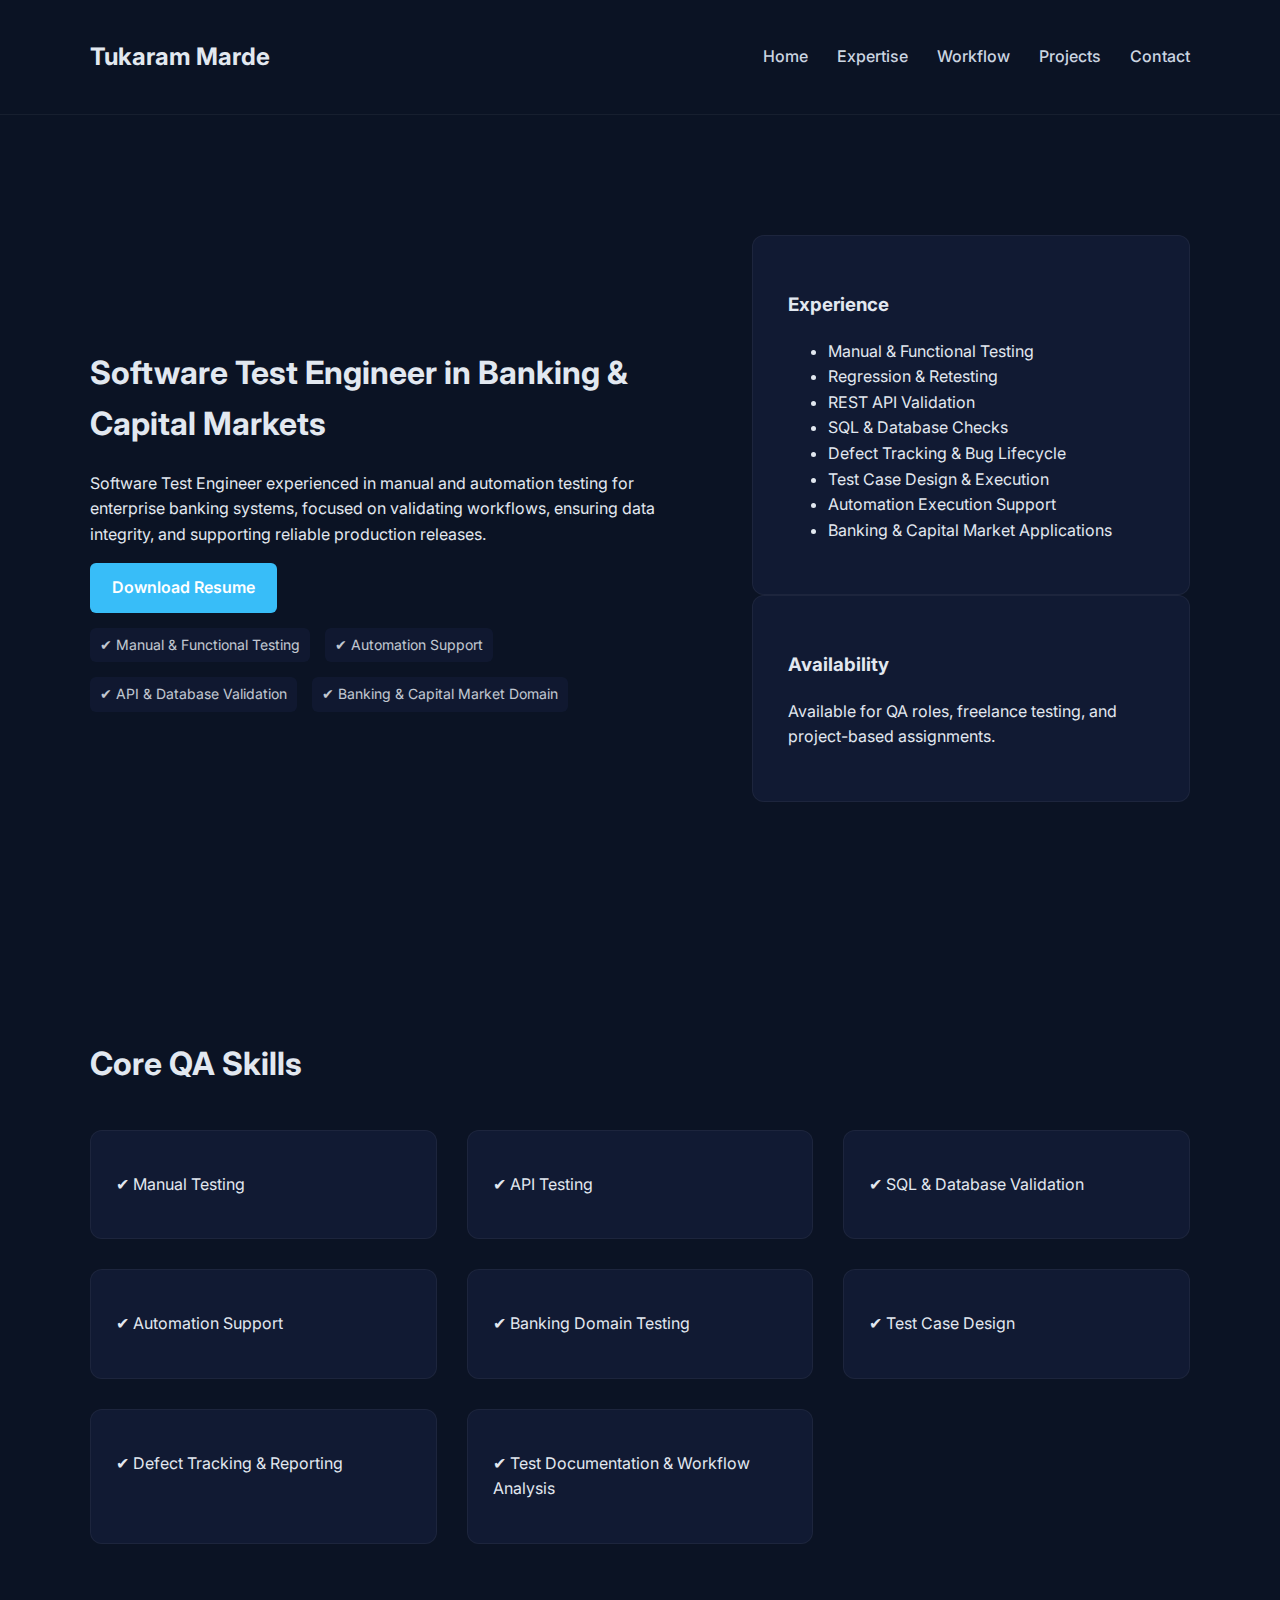
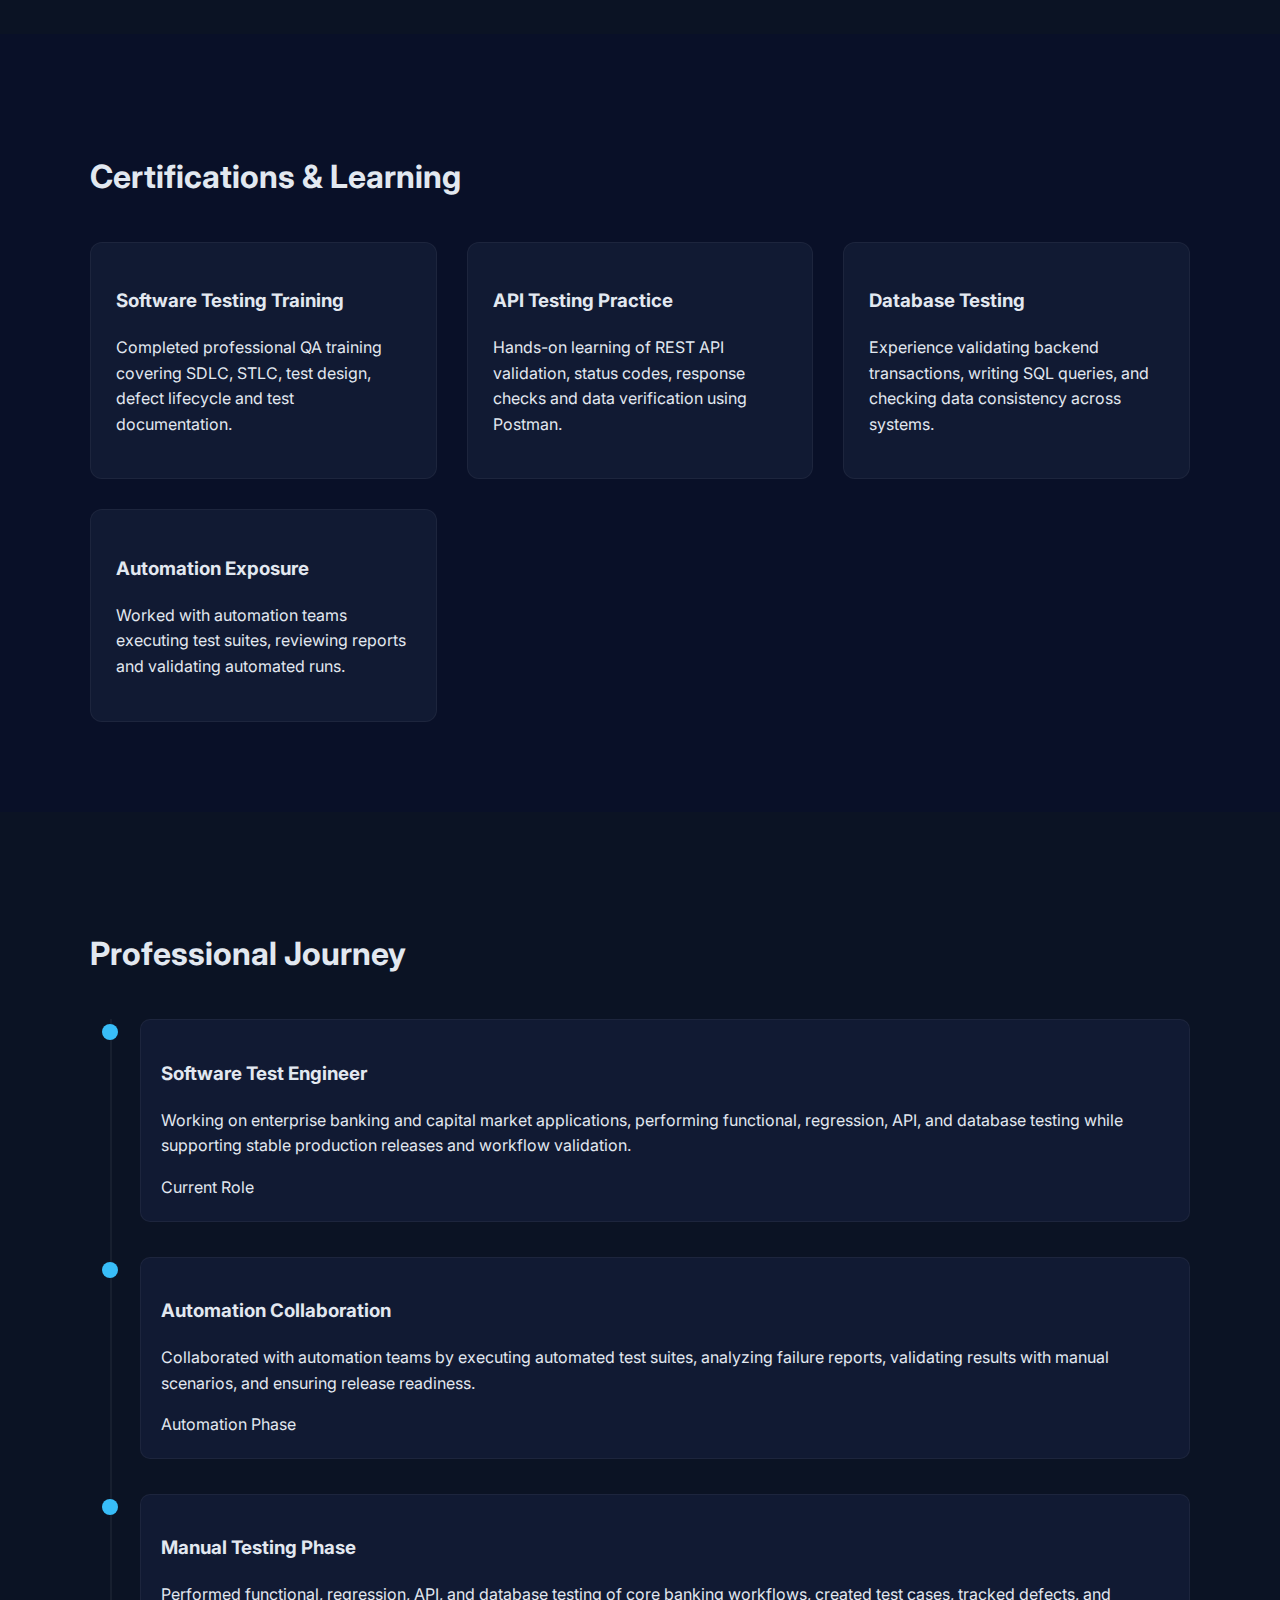
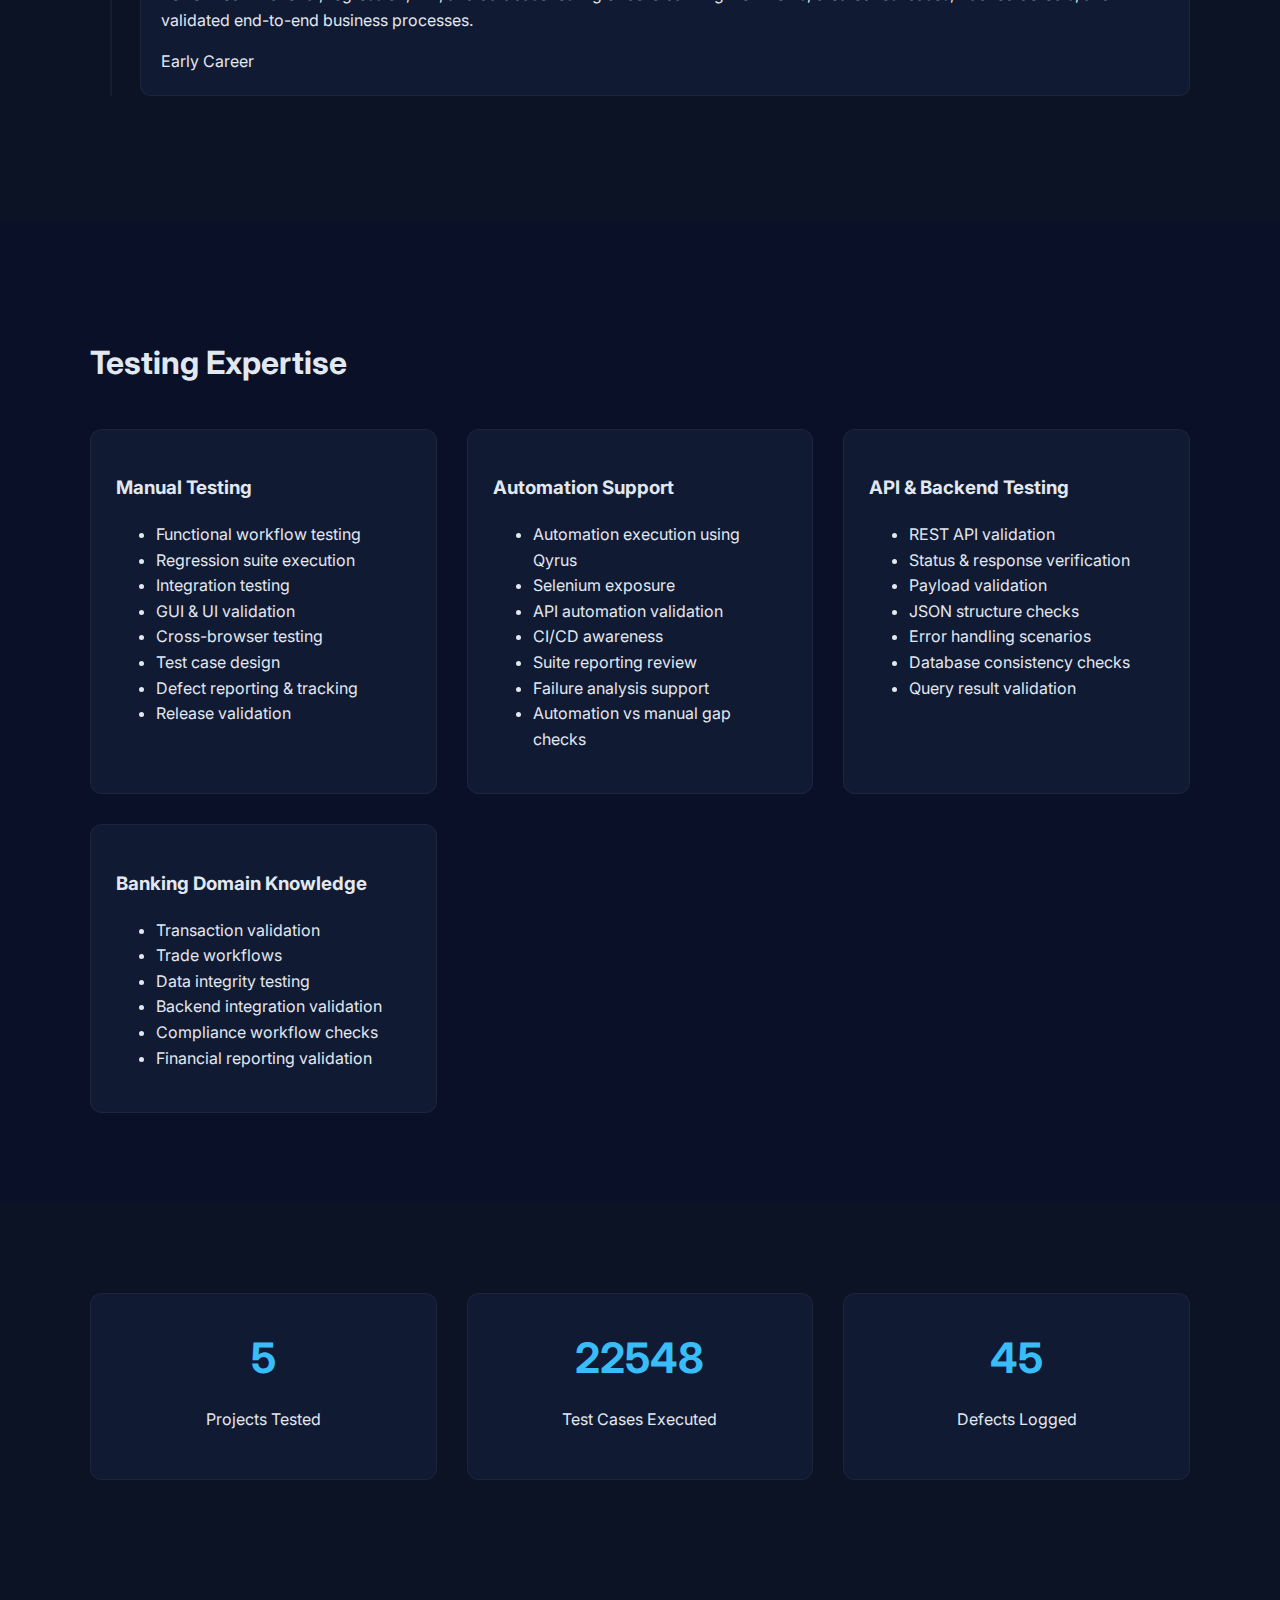
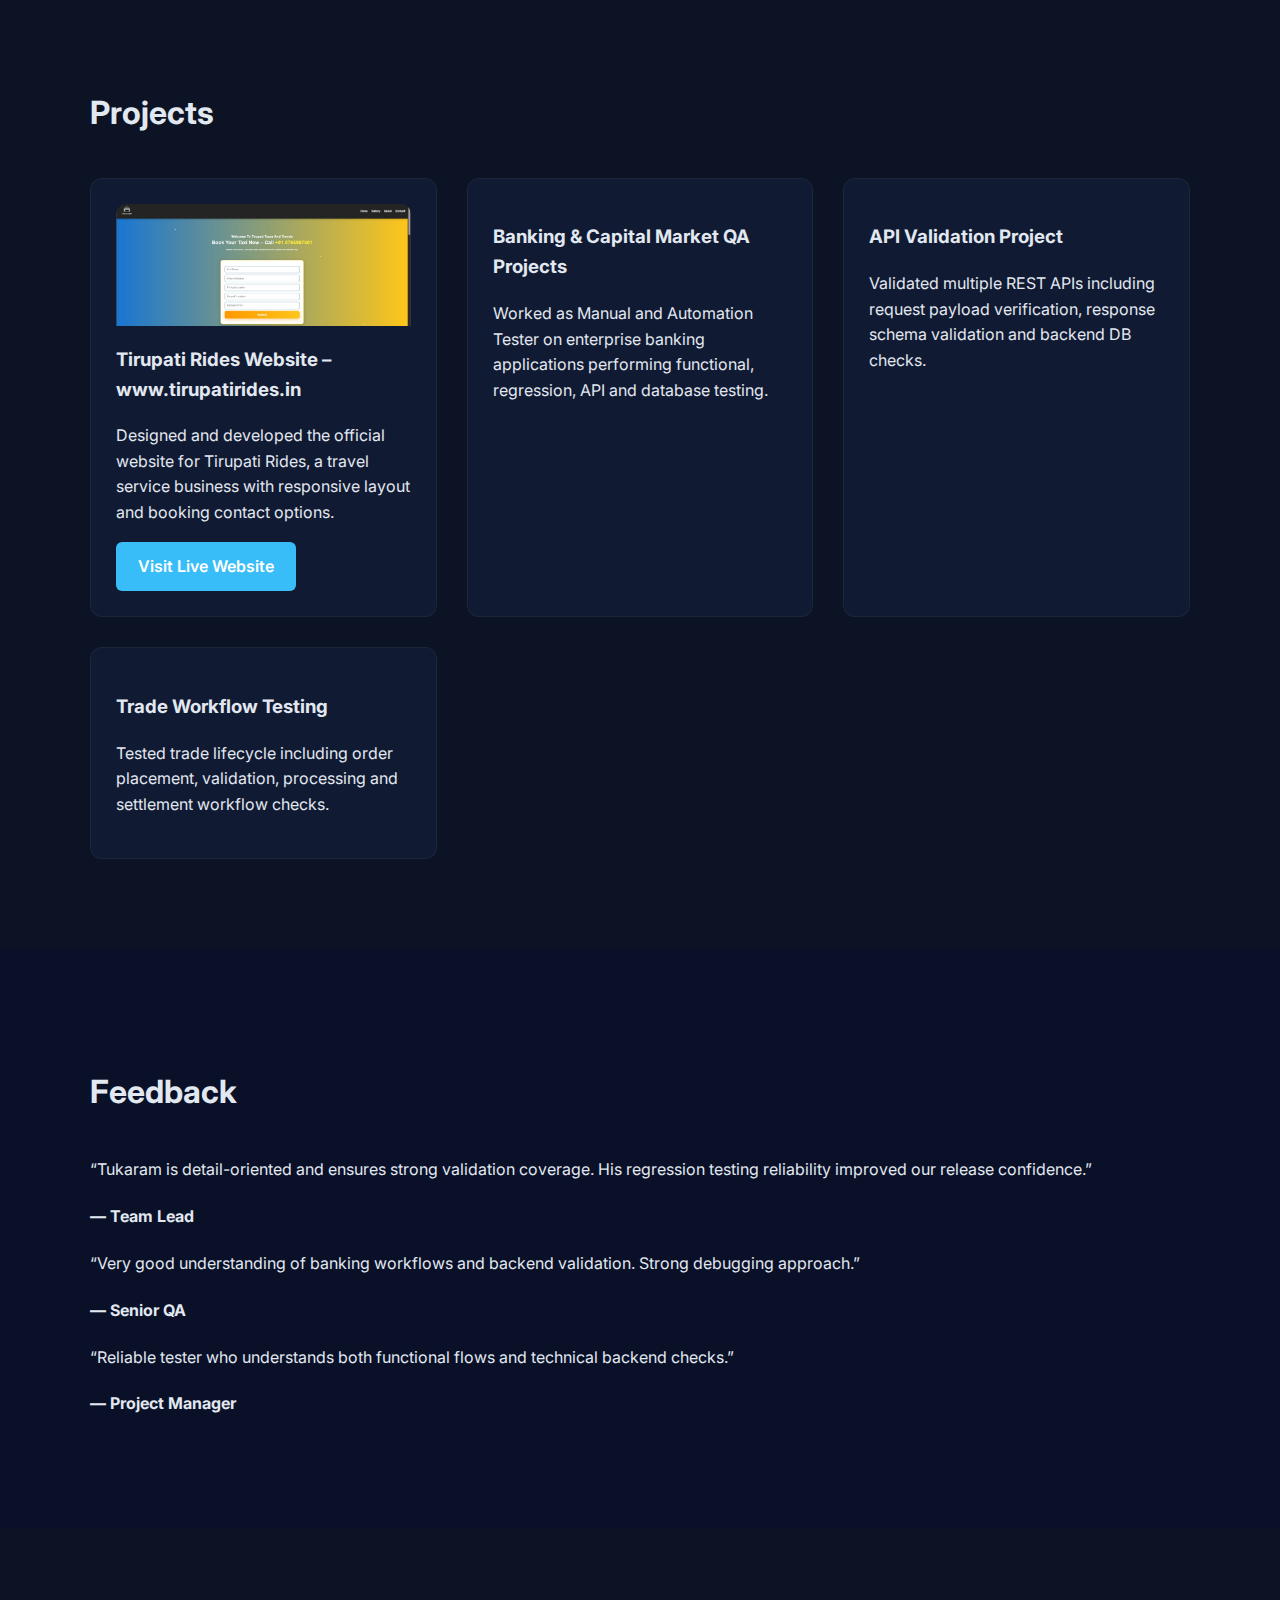
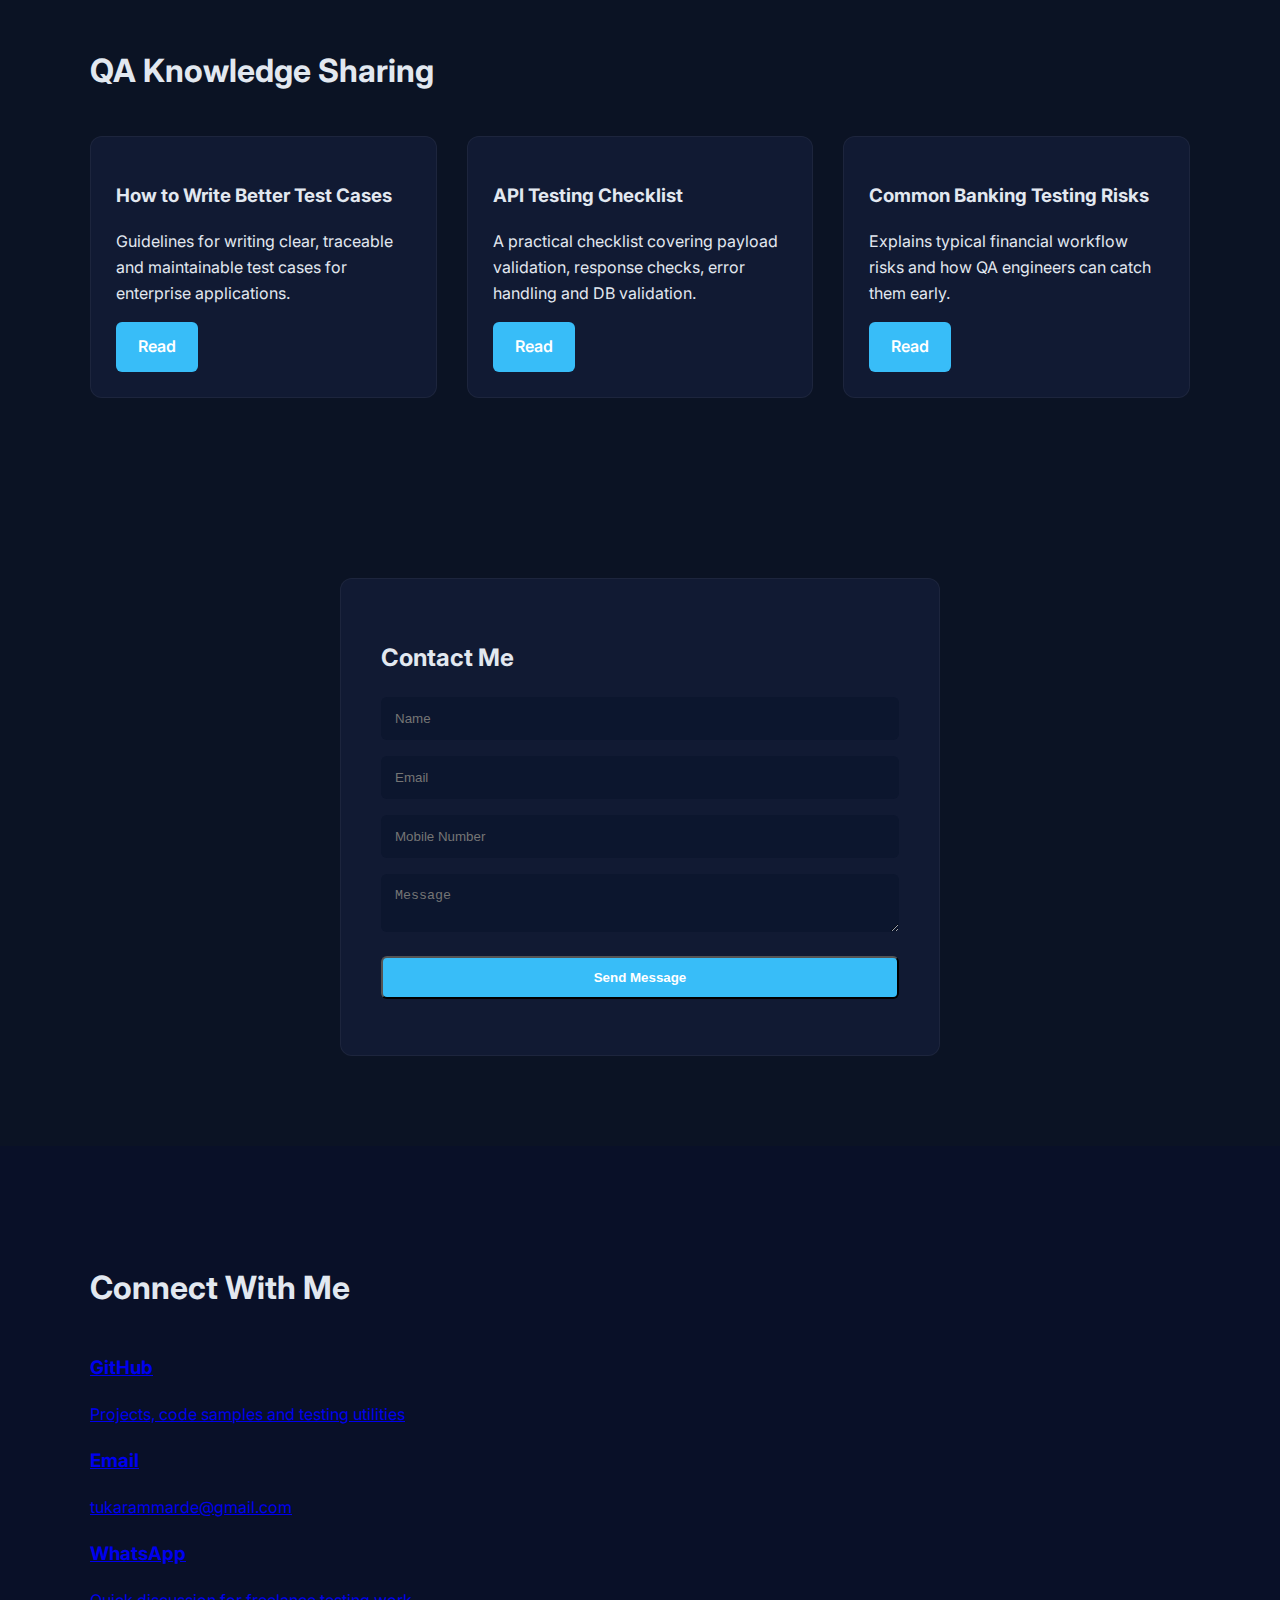
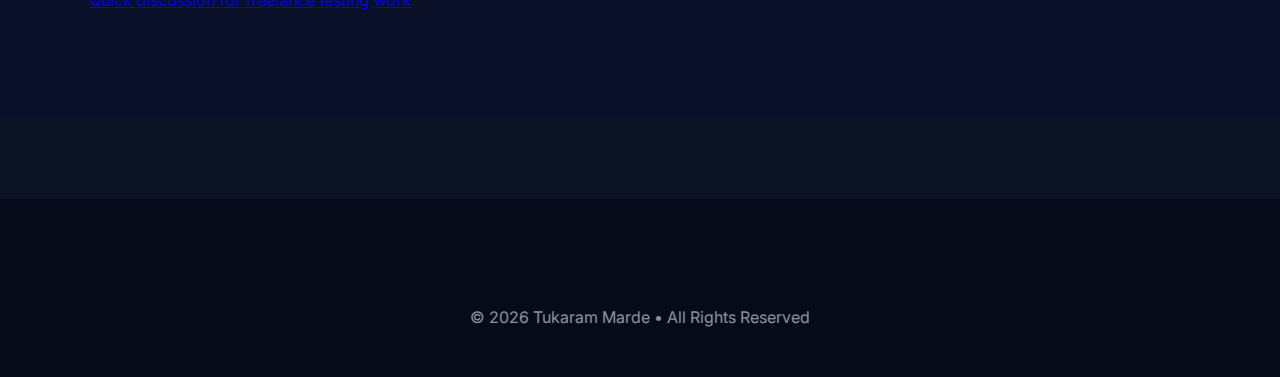
<file: index.html>
<!DOCTYPE html>
<html lang="en">
<head>

<meta charset="UTF-8">
<meta name="viewport" content="width=device-width, initial-scale=1.0">

<title>Tukaram Marde | Software Test Engineer</title>

<meta name="description" content="Software Test Engineer experienced in manual testing, automation support, banking applications, API testing and database validation.">
<meta name="keywords" content="Software Tester, QA Engineer, Banking QA, API Testing, SQL Testing, Manual Testing, Automation Support">
<meta name="author" content="Tukaram Marde">

<link rel="stylesheet" href="style.css">

<link href="https://fonts.googleapis.com/css2?family=Inter:wght@300;400;600;700&display=swap" rel="stylesheet">

<!-- SEO Structured Data -->
<script type="application/ld+json">
{
"@context": "https://schema.org",
"@type": "Person",
"name": "Tukaram Marde",
"jobTitle": "Software Test Engineer",
"sameAs": [
"https://www.linkedin.com/",
"https://github.com/"
]
}
</script>

</head>

<body>

<!-- ================= NAVIGATION ================= -->
<header class="nav">
<div class="container nav-inner">

<h2 class="logo">Tukaram Marde</h2>

<nav>
<a href="#home">Home</a>
<a href="#expertise">Expertise</a>
<a href="#workflow">Workflow</a>
<a href="#projects">Projects</a>
<a href="#contact">Contact</a>
</nav>

<!-- <div class="nav-actions">
<button id="darkToggle" aria-label="Toggle Dark Mode">🌙</button>
</div> -->

</div>
</header>

<!-- ================= HERO PROFILE ================= -->
<!-- <div class="hero-card profile-box">
<img src="images/profile.png" alt="Tukaram Marde Profile Photo">
</div> -->
<section id="home" class="hero">
<div class="container hero-grid">

<div class="hero-left">

<h1 id="typingText">
Software Test Engineer in Banking & Capital Markets
</h1>

<p>
Software Test Engineer experienced in manual and automation testing for enterprise banking systems, focused on validating workflows, ensuring data integrity, and supporting reliable production releases.
</p>

<a href="resume.pdf" class="btn">Download Resume</a>

<div class="hero-highlights">
<span>✔ Manual & Functional Testing</span>
<span>✔ Automation Support</span>
<span>✔ API & Database Validation</span>
<span>✔ Banking & Capital Market Domain</span>
</div>

</div>

<div class="hero-right">

<div class="hero-card">
<h3>Experience</h3>

<ul class="exp-list">
<li>Manual & Functional Testing</li>
<li>Regression & Retesting</li>
<li>REST API Validation</li>
<li>SQL & Database Checks</li>
<li>Defect Tracking & Bug Lifecycle</li>
<li>Test Case Design & Execution</li>
<li>Automation Execution Support</li>
<li>Banking & Capital Market Applications</li>
</ul>

</div>

<div class="hero-card">
<h3>Availability</h3>
<p>
Available for QA roles, freelance testing, and project-based assignments.
</p>
</div>

</div>

</div>
</section>


<!-- ================= SKILLS ================= -->
<section id="skills" class="section">
<div class="container">

<h2 class="section-title">Core QA Skills</h2>

<div class="grid">

<div class="card"><p>✔ Manual Testing</p></div>
<div class="card"><p>✔ API Testing</p></div>
<div class="card"><p>✔ SQL & Database Validation</p></div>
<div class="card"><p>✔ Automation Support</p></div>
<div class="card"><p>✔ Banking Domain Testing</p></div>
<div class="card"><p>✔ Test Case Design</p></div>
<div class="card"><p>✔ Defect Tracking & Reporting</p></div>
<div class="card"><p>✔ Test Documentation & Workflow Analysis</p></div>

</div>
</div>
</section>


<!-- ================= CERTIFICATIONS ================= -->
<section id="certifications" class="section alt">
<div class="container">

<h2 class="section-title">Certifications & Learning</h2>

<div class="grid">

<div class="card">
<h3>Software Testing Training</h3>
<p>Completed professional QA training covering SDLC, STLC, test design, defect lifecycle and test documentation.</p>
</div>

<div class="card">
<h3>API Testing Practice</h3>
<p>Hands-on learning of REST API validation, status codes, response checks and data verification using Postman.</p>
</div>

<div class="card">
<h3>Database Testing</h3>
<p>Experience validating backend transactions, writing SQL queries, and checking data consistency across systems.</p>
</div>

<div class="card">
<h3>Automation Exposure</h3>
<p>Worked with automation teams executing test suites, reviewing reports and validating automated runs.</p>
</div>

</div>
</div>
</section>


<!-- ================= EXPERIENCE TIMELINE ================= -->
<!-- ================= EXPERIENCE TIMELINE ================= -->
<section id="timeline" class="section">
<div class="container">

<h2 class="section-title">Professional Journey</h2>

<div class="timeline">

<div class="timeline-item">
<div class="timeline-dot"></div>
<div class="timeline-content">
<h3>Software Test Engineer</h3>
<p>
Working on enterprise banking and capital market applications, performing functional, regression, API, and database testing while supporting stable production releases and workflow validation.
</p>
<span class="time">Current Role</span>
</div>
</div>

<div class="timeline-item">
<div class="timeline-dot"></div>
<div class="timeline-content">
<h3>Automation Collaboration</h3>
<p>
Collaborated with automation teams by executing automated test suites, analyzing failure reports, validating results with manual scenarios, and ensuring release readiness.
</p>
<span class="time">Automation Phase</span>
</div>
</div>

<div class="timeline-item">
<div class="timeline-dot"></div>
<div class="timeline-content">
<h3>Manual Testing Phase</h3>
<p>
Performed functional, regression, API, and database testing of core banking workflows, created test cases, tracked defects, and validated end-to-end business processes.
</p>
<span class="time">Early Career</span>
</div>
</div>

</div>
</div>
</section>

<!-- ================= EXPERTISE (UPGRADED VERSION) ================= -->
<section id="expertise" class="section alt">
<div class="container">
<h2 class="section-title">Testing Expertise</h2>

<div class="grid">

<div class="card">
<h3>Manual Testing</h3>
<ul>
<li>Functional workflow testing</li>
<li>Regression suite execution</li>
<li>Integration testing</li>
<li>GUI & UI validation</li>
<li>Cross-browser testing</li>
<li>Test case design</li>
<li>Defect reporting & tracking</li>
<li>Release validation</li>
</ul>
</div>

<div class="card">
<h3>Automation Support</h3>
<ul>
<li>Automation execution using Qyrus</li>
<li>Selenium exposure</li>
<li>API automation validation</li>
<li>CI/CD awareness</li>
<li>Suite reporting review</li>
<li>Failure analysis support</li>
<li>Automation vs manual gap checks</li>
</ul>
</div>

<div class="card">
<h3>API & Backend Testing</h3>
<ul>
<li>REST API validation</li>
<li>Status & response verification</li>
<li>Payload validation</li>
<li>JSON structure checks</li>
<li>Error handling scenarios</li>
<li>Database consistency checks</li>
<li>Query result validation</li>
</ul>
</div>

<div class="card">
<h3>Banking Domain Knowledge</h3>
<ul>
<li>Transaction validation</li>
<li>Trade workflows</li>
<li>Data integrity testing</li>
<li>Backend integration validation</li>
<li>Compliance workflow checks</li>
<li>Financial reporting validation</li>
</ul>
</div>

</div>
</div>
</section>
<!-- ================= STATS COUNTER ================= -->
<section class="section stats">
<div class="container stats-grid">

<div class="stat-box">
<h3 class="counter" data-count="20">5</h3>
<p>Projects Tested</p>
</div>

<div class="stat-box">
<h3 class="counter" data-count="1500">22548</h3>
<p>Test Cases Executed</p>
</div>

<div class="stat-box">
<h3 class="counter" data-count="400">45</h3>
<p>Defects Logged</p>
</div>

</div>
</section>


<!-- ================= PROJECTS (UPGRADED) ================= -->
<section id="projects" class="section">
<div class="container">

<h2 class="section-title">Projects</h2>

<!-- Filter Buttons
<div class="project-filters">
<button data-filter="all" class="active">All</button>
<button data-filter="web">Web</button>
<button data-filter="qa">QA</button>
<button data-filter="banking">Banking</button>
</div> -->

<div class="grid project-grid">

<!-- Project 1 -->
<div class="card project-card" data-category="web">
<img src="images/tirupati-site.jpg" alt="Tirupati Rides Website Screenshot">

<h3>Tirupati Rides Website – www.tirupatirides.in</h3>

<p>
Designed and developed the official website for Tirupati Rides, a travel service business with responsive layout and booking contact options.
</p>

<a href="https://www.tirupatirides.in" target="_blank" class="btn">
Visit Live Website
</a>
</div>

<!-- Project 2 -->
<div class="card" data-category="banking qa">
<h3>Banking & Capital Market QA Projects</h3>
<p>
Worked as Manual and Automation Tester on enterprise banking applications performing functional, regression, API and database testing.
</p>
</div>

<!-- Project 3 -->
<div class="card" data-category="qa">
<h3>API Validation Project</h3>
<p>
Validated multiple REST APIs including request payload verification, response schema validation and backend DB checks.
</p>
</div>

<!-- Project 4 -->
<div class="card" data-category="qa banking">
<h3>Trade Workflow Testing</h3>
<p>
Tested trade lifecycle including order placement, validation, processing and settlement workflow checks.
</p>
</div>

</div>
</div>
</section>


<!-- ================= TESTIMONIALS ================= -->
<section class="section alt">
<div class="container">

<h2 class="section-title">Feedback</h2>

<div class="testimonial-grid">

<div class="testimonial">
<p>
“Tukaram is detail-oriented and ensures strong validation coverage. His regression testing reliability improved our release confidence.”
</p>
<h4>— Team Lead</h4>
</div>

<div class="testimonial">
<p>
“Very good understanding of banking workflows and backend validation. Strong debugging approach.”
</p>
<h4>— Senior QA</h4>
</div>

<div class="testimonial">
<p>
“Reliable tester who understands both functional flows and technical backend checks.”
</p>
<h4>— Project Manager</h4>
</div>

</div>
</div>
</section>


<!-- ================= BLOG / KNOWLEDGE SHARE ================= -->
<section class="section">
<div class="container">

<h2 class="section-title">QA Knowledge Sharing</h2>

<div class="grid">

<div class="card">
<h3>How to Write Better Test Cases</h3>
<p>Guidelines for writing clear, traceable and maintainable test cases for enterprise applications.</p>
<a href="#" class="btn small">Read</a>
</div>

<div class="card">
<h3>API Testing Checklist</h3>
<p>A practical checklist covering payload validation, response checks, error handling and DB validation.</p>
<a href="#" class="btn small">Read</a>
</div>

<div class="card">
<h3>Common Banking Testing Risks</h3>
<p>Explains typical financial workflow risks and how QA engineers can catch them early.</p>
<a href="#" class="btn small">Read</a>
</div>

</div>
</div>
</section>


<!-- ================= FAQ ================= -->
<!-- <section class="section alt">
<div class="container">

<h2 class="section-title">Frequently Asked Questions</h2>

<div class="faq">

<div class="faq-item">
<button class="faq-question">Do you take freelance QA projects?</button>
<div class="faq-answer">
<p>
Yes, I support freelance testing assignments including web application testing, API validation, regression testing, and release verification.
</p>
</div>
</div>

<div class="faq-item">
<button class="faq-question">Do you collaborate with automation teams?</button>
<div class="faq-answer">
<p>
Yes, I work closely with automation engineers by validating automated runs, analyzing failures, reviewing reports, and ensuring automated results align with functional scenarios.
</p>
</div>
</div>

<div class="faq-item">
<button class="faq-question">Do you perform database testing?</button>
<div class="faq-answer">
<p>
Yes, I validate backend data using SQL queries, verify transaction accuracy, and ensure data integrity across integrated systems.
</p>
</div>
</div>

<div class="faq-item">
<button class="faq-question">What types of applications have you tested?</button>
<div class="faq-answer">
<p>
I have tested enterprise banking and capital market applications, including transaction workflows, backend integrations, APIs, and user-facing systems.
</p>
</div>
</div>

</div>
</div>
</section> -->

<!-- ================= CONTACT (FIXED VERSION) ================= -->
<section id="contact" class="section">
<div class="container contact-center">

<div class="contact-card">
<h2>Contact Me</h2>

<form id="contactForm">

<input type="hidden" name="_template" value="table">
<input type="hidden" name="_captcha" value="false">
<input type="hidden" name="_subject" value="New message from Tukaram Portfolio">
<input type="hidden" name="_autoresponse" value="">

<input type="text" name="Name" placeholder="Name" required aria-label="Your Name">

<input type="email" name="Email" placeholder="Email" required aria-label="Your Email">

<input type="tel" name="Mobile" placeholder="Mobile Number" required aria-label="Your Mobile Number">

<textarea name="Message" placeholder="Message" required aria-label="Your Message"></textarea>

<button type="submit" class="btn full">Send Message</button>

<p id="successMsg" class="success-msg"></p>

</form>

</div>

</div>
</section>


<!-- ================= SOCIAL PANEL ================= -->
<section class="section alt">
<div class="container">

<h2 class="section-title">Connect With Me</h2>

<div class="social-grid">

<a href="#" class="social-card">
<h3>GitHub</h3>
<p>Projects, code samples and testing utilities</p>
</a>

<a href="mailto:tukarammarde@gmail.com" class="social-card">
<h3>Email</h3>
<p>tukarammarde@gmail.com</p>
</a>
<a href="#" class="social-card">
<a href="https://wa.me/917798508224" target="_blank" class="social-card">
<h3>WhatsApp</h3>
<p>Quick discussion for freelance testing work</p>
</a>

</div>

</div>
</section>


<!-- ================= BACK TO TOP BUTTON ================= -->
<button id="backToTop" aria-label="Back to top">
↑
</button>


<!-- ================= MODAL POPUP CONTAINER ================= -->
<div id="modal" class="modal hidden">
<div class="modal-content">

<button id="modalClose" class="modal-close">×</button>

<h3 id="modalTitle">Title</h3>
<p id="modalText">Content goes here</p>

</div>
</div>


<!-- ================= LOADING OVERLAY ================= -->
<div id="loadingOverlay" class="loading hidden">
<div class="spinner"></div>
<p>Processing...</p>
</div>


<!-- ================= NOTIFICATION CONTAINER ================= -->
<div id="notification" class="notification hidden">
<p id="notifyText">Message</p>
</div>


<!-- ================= MEGA FOOTER ================= -->
<footer class="mega-footer">

<div class="container footer-grid">

<div class="footer-bottom">
<p>© 2026 Tukaram Marde • All Rights Reserved</p>
</div>

</footer>
<!-- ================= SECTION REVEAL HOOKS ================= -->
<div id="revealMarkers" hidden>
<span data-reveal="fade-up"></span>
<span data-reveal="fade-left"></span>
<span data-reveal="fade-right"></span>
<span data-reveal="zoom-in"></span>
</div>


<!-- ================= LAZY IMAGE WRAPPER TEMPLATE ================= -->
<template id="lazyImageTemplate">
<div class="lazy-image">
<img loading="lazy" alt="">
</div>
</template>


<!-- ================= SEARCH MODAL ================= -->
<div id="searchModal" class="modal hidden" role="dialog" aria-modal="true">
<div class="modal-content">

<button id="searchClose" class="modal-close">×</button>

<h3>Search Portfolio</h3>

<input type="text" id="searchInput" placeholder="Search sections, skills, projects...">

<div id="searchResults"></div>

</div>
</div>
<!-- ================= SCHEMA MICRODATA BLOCK ================= -->
<section itemscope itemtype="https://schema.org/Person" hidden>

<meta itemprop="name" content="Tukaram Marde">
<meta itemprop="jobTitle" content="Software Test Engineer">
<meta itemprop="worksFor" content="Banking & Capital Market QA">
<meta itemprop="url" content="#">
<meta itemprop="email" content="#">

</section>


<!-- ================= KEYBOARD NAVIGATION HELPERS ================= -->
<div id="keyboardHelper" hidden>
<button data-key="Enter"></button>
<button data-key="Escape"></button>
<button data-key="ArrowUp"></button>
<button data-key="ArrowDown"></button>
</div>


<!-- ================= GLOBAL UI ROOT FOR FUTURE SYSTEMS ================= -->
<div id="uiRoot" hidden>

<div id="toastContainer"></div>
<div id="dynamicModals"></div>
<div id="dynamicTooltips"></div>

</div>


<!-- ================= PERFORMANCE PLACEHOLDER BLOCK ================= -->
<div id="perfHooks" hidden>

<span data-perf="images-loaded"></span>
<span data-perf="fonts-loaded"></span>
<span data-perf="page-interactive"></span>

</div>


<!-- ================= FUTURE APP MODULE ROOT ================= -->
<div id="appModules" hidden>

<div id="analyticsModule"></div>
<div id="formModule"></div>
<div id="animationModule"></div>
<div id="themeModule"></div>
<div id="searchModule"></div>

</div>
<!-- LOAD SCRIPT LAST -->
<script src="script.js"></script>

</body>
</html>
</file>
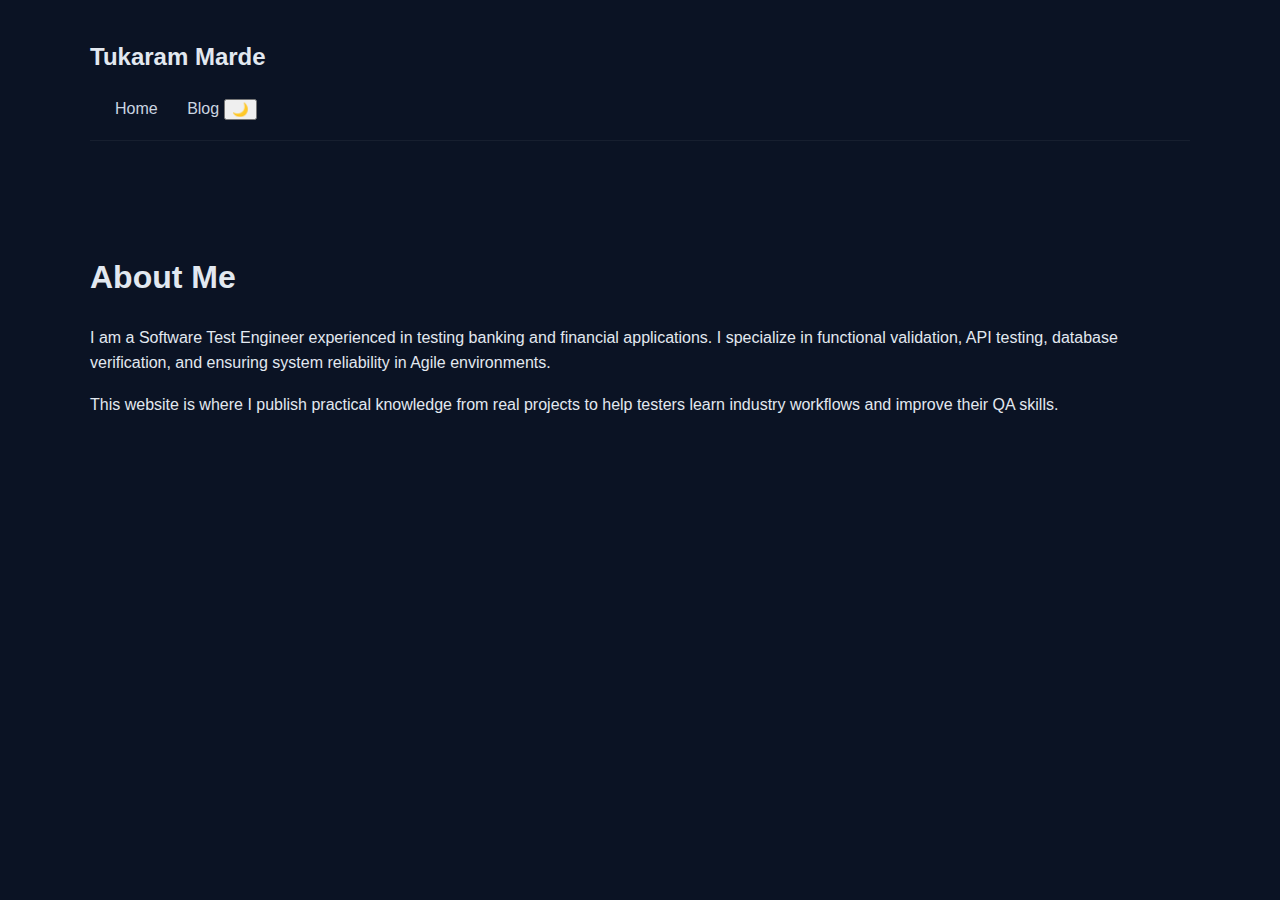
<file: about.html>
<!DOCTYPE html>
<html lang="en">
<head>
<meta charset="UTF-8">
<meta name="viewport" content="width=device-width, initial-scale=1.0">
<title>About | Tukaram Marde</title>
<link rel="stylesheet" href="style.css">
</head>

<body>

<header class="sticky">
  <div class="container nav">
    <h2>Tukaram Marde</h2>
    <nav>
      <a href="index.html">Home</a>
      <a href="blog.html">Blog</a>
      <button id="darkToggle">🌙</button>
    </nav>
  </div>
</header>

<section class="section">
<div class="container">
<h1>About Me</h1>

<p>I am a Software Test Engineer experienced in testing banking and financial applications. I specialize in functional validation, API testing, database verification, and ensuring system reliability in Agile environments.</p>

<p>This website is where I publish practical knowledge from real projects to help testers learn industry workflows and improve their QA skills.</p>

</div>
</section>

<script src="script.js"></script>
</body>
</html>
</file>
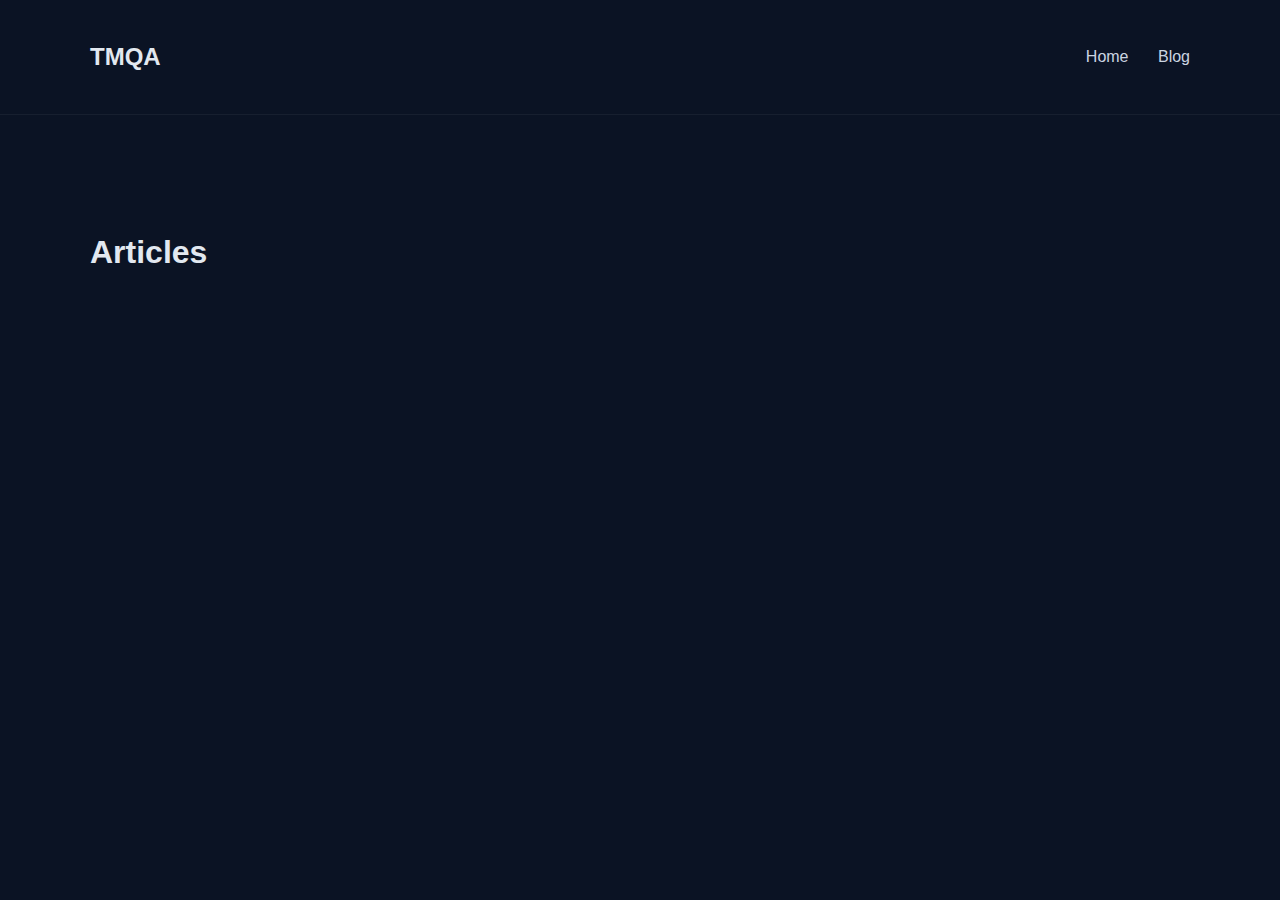
<file: blog.html>
<!DOCTYPE html>
<html lang="en">
<head>
<meta charset="UTF-8">
<meta name="viewport" content="width=device-width, initial-scale=1.0">
<title>Blog | Tukaram Marde</title>
<link rel="stylesheet" href="style.css">
</head>

<body>

<header class="nav">
<div class="container nav-inner">
<h2 class="logo">TM<span>QA</span></h2>
<nav>
<a href="index.html">Home</a>
<a href="blog.html">Blog</a>
</nav>
</div>
</header>

<section class="section">
<div class="container">
<h1>Articles</h1>
<div id="blogPosts" class="grid"></div>
</div>
</section>

<script src="script.js"></script>
</body>
</html>
</file>
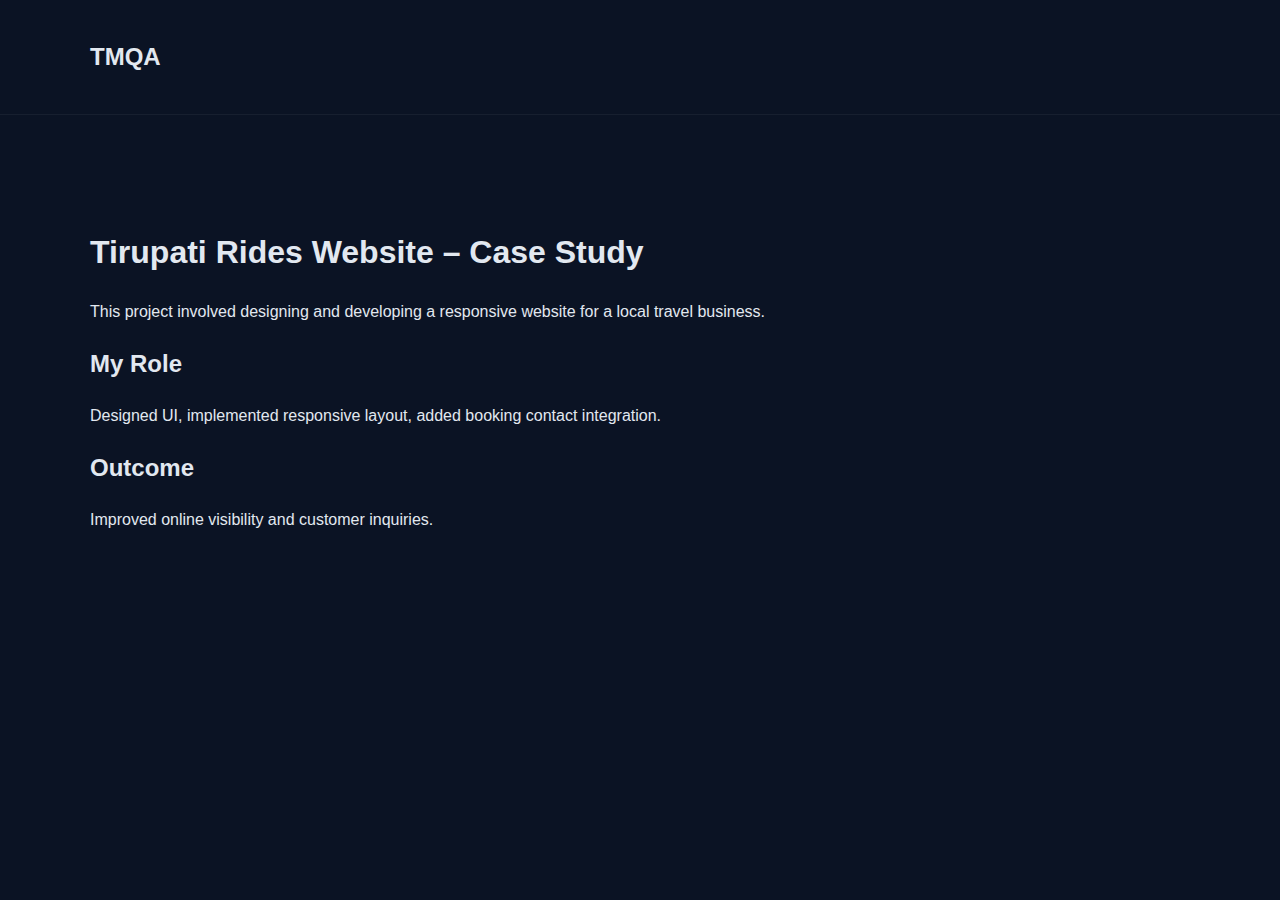
<file: case-study.html>
<!DOCTYPE html>
<html lang="en">
<head>
<meta charset="UTF-8">
<meta name="viewport" content="width=device-width, initial-scale=1.0">
<title>Case Study</title>
<link rel="stylesheet" href="style.css">
</head>

<body>

<header class="nav">
<div class="container nav-inner">
<h2 class="logo">TM<span>QA</span></h2>
</div>
</header>

<section class="section">
<div class="container narrow">

<h1>Tirupati Rides Website – Case Study</h1>

<p>This project involved designing and developing a responsive website for a local travel business.</p>

<h2>My Role</h2>
<p>Designed UI, implemented responsive layout, added booking contact integration.</p>

<h2>Outcome</h2>
<p>Improved online visibility and customer inquiries.</p>

</div>
</section>

</body>
</html>
</file>
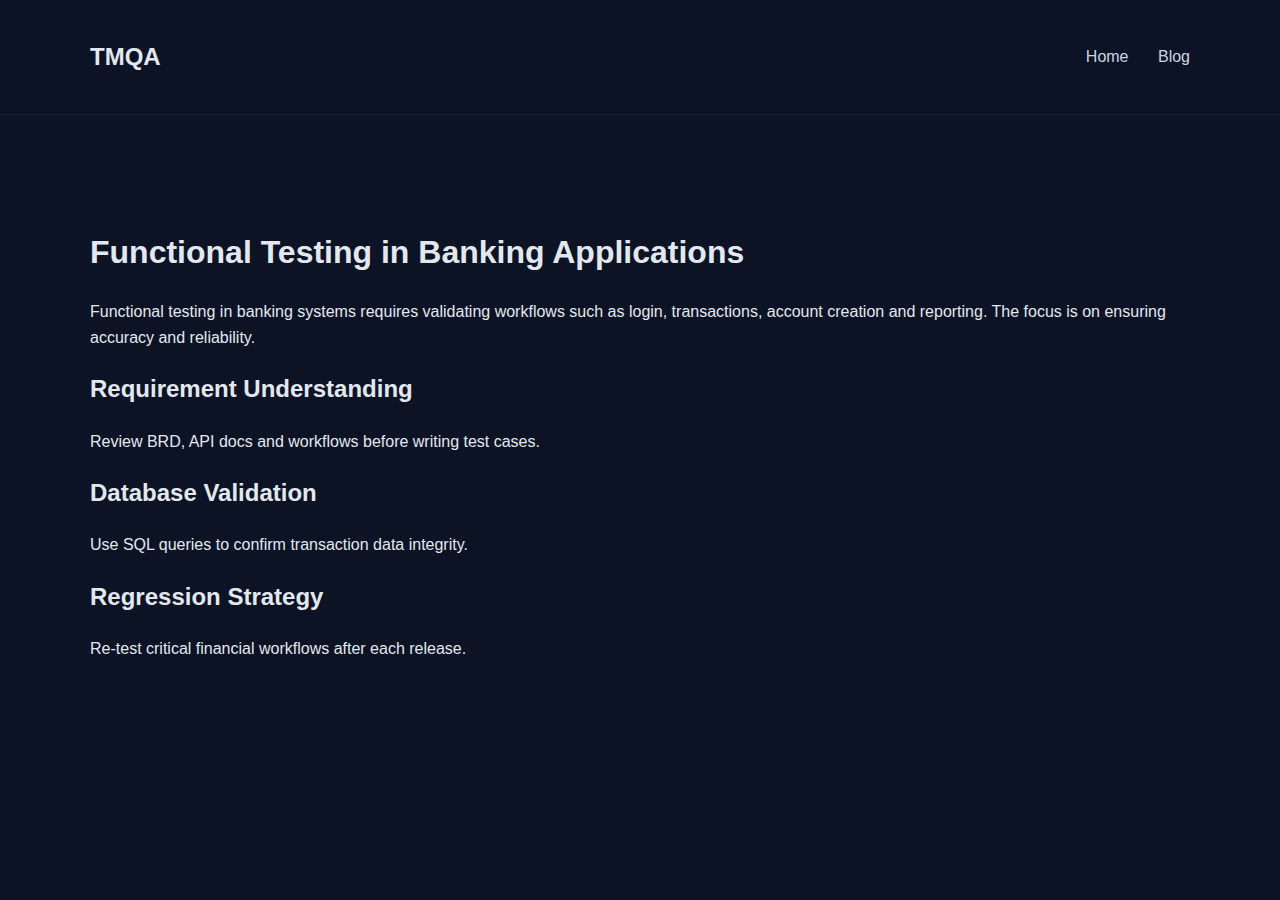
<file: post.html>
<!DOCTYPE html>
<html lang="en">
<head>
<meta charset="UTF-8">
<meta name="viewport" content="width=device-width, initial-scale=1.0">
<title>Article</title>
<link rel="stylesheet" href="style.css">
</head>

<body>

<header class="nav">
<div class="container nav-inner">
<h2 class="logo">TM<span>QA</span></h2>
<nav>
<a href="index.html">Home</a>
<a href="blog.html">Blog</a>
</nav>
</div>
</header>

<section class="section">
<div class="container narrow">

<h1>Functional Testing in Banking Applications</h1>

<p>
Functional testing in banking systems requires validating workflows such as login,
transactions, account creation and reporting. The focus is on ensuring accuracy and reliability.
</p>

<h2>Requirement Understanding</h2>
<p>Review BRD, API docs and workflows before writing test cases.</p>

<h2>Database Validation</h2>
<p>Use SQL queries to confirm transaction data integrity.</p>

<h2>Regression Strategy</h2>
<p>Re-test critical financial workflows after each release.</p>

</div>
</section>

</body>
</html>
</file>
<file: style.css>
/* ================= ROOT / RESET ================= */
:root{
--bg:#0b1324;
--bg-soft:#111a33;
--bg-dark:#060b1a;
--accent:#38bdf8;
--text:#e2e8f0;
--muted:#94a3b8;
--border:rgba(255,255,255,.05);
--radius:12px;
--transition:.25s ease;
}

*{box-sizing:border-box}
html{scroll-behavior:smooth}

body{
margin:0;
font-family:'Inter',sans-serif;
background:var(--bg);
color:var(--text);
line-height:1.6;
}

/* ================= CONTAINER ================= */
.container{
width:90%;
max-width:1100px;
margin:auto;
}

/* ================= NAV ================= */
.nav{
position:sticky;
top:0;
background:var(--bg);
padding:18px 0;
border-bottom:1px solid var(--border);
z-index:999;
}

.nav-inner{
display:flex;
justify-content:space-between;
align-items:center;
}

nav a{
margin-left:25px;
color:#cbd5e1;
text-decoration:none;
font-weight:500;
transition:var(--transition);
}
nav a:hover{color:var(--accent)}

/* ================= HERO ================= */
.hero{padding:120px 0;}

.hero-grid{
display:grid;
grid-template-columns:1.4fr 1fr;
gap:50px;
align-items:center;
}

.hero-card{
background:var(--bg-soft);
padding:35px;
border-radius:var(--radius);
border:1px solid var(--border);
}

/* highlights */
.hero-highlights{
margin-top:15px;
display:flex;
gap:15px;
flex-wrap:wrap;
opacity:.85;
}
.hero-highlights span{
background:var(--bg-soft);
padding:6px 10px;
border-radius:6px;
font-size:14px;
}

/* ================= SECTIONS ================= */
.section{padding:90px 0;}
.section.alt{background:#091028}

.section-title{
font-size:32px;
margin-bottom:40px;
}

/* ================= GRID ================= */
.grid{
display:grid;
grid-template-columns:repeat(auto-fit,minmax(260px,1fr));
gap:30px;
}

/* ================= CARD ================= */
.card{
background:var(--bg-soft);
padding:25px;
border-radius:var(--radius);
border:1px solid var(--border);
transition:var(--transition);
}
.card:hover{
transform:translateY(-6px);
box-shadow:0 15px 40px rgba(0,0,0,.3);
}

/* ================= BUTTON ================= */
.btn{
display:inline-block;
background:var(--accent);
color:white;
padding:12px 22px;
border-radius:6px;
text-decoration:none;
font-weight:600;
transition:var(--transition);
}
.btn:hover{transform:translateY(-2px)}
.btn.full{width:100%}

/* ================= CONTACT ================= */
.contact-center{
display:flex;
justify-content:center;
}

.contact-card{
background:var(--bg-soft);
padding:40px;
border-radius:var(--radius);
max-width:600px;
width:100%;
border:1px solid var(--border);
}

input,textarea{
width:100%;
padding:14px;
margin-bottom:16px;
border-radius:6px;
border:none;
background:#0c162e;
color:white;
}

/* ================= PROFILE ================= */
.profile-box{text-align:center}

.profile-box img{
width:180px;
height:180px;
object-fit:cover;
border-radius:50%;
margin-bottom:15px;
border:3px solid var(--accent);
box-shadow:0 10px 25px rgba(0,0,0,.4);
object-position:47% center;
}

/* ================= PROJECT ================= */
.project-card img{
width:100%;
border-radius:10px 10px 0 0;
display:block;
}
.project-card{overflow:hidden}

/* ================= SUCCESS MESSAGE ================= */
.success-msg{
margin-top:12px;
color:var(--accent);
font-weight:600;
}

/* ================= STATS ================= */
.stats-grid{
display:grid;
grid-template-columns:repeat(auto-fit,minmax(200px,1fr));
gap:30px;
text-align:center;
}
.stat-box{
background:var(--bg-soft);
padding:30px;
border-radius:var(--radius);
border:1px solid var(--border);
}
.counter{
font-size:42px;
color:var(--accent);
margin:0;
}

/* ================= TIMELINE ================= */
.timeline{
position:relative;
margin-top:40px;
}
.timeline::before{
content:'';
position:absolute;
left:20px;
top:0;
bottom:0;
width:2px;
background:var(--border);
}
.timeline-item{
position:relative;
padding-left:50px;
margin-bottom:35px;
}
.timeline-dot{
position:absolute;
left:12px;
top:5px;
width:16px;
height:16px;
background:var(--accent);
border-radius:50%;
}
.timeline-content{
background:var(--bg-soft);
padding:20px;
border-radius:10px;
border:1px solid var(--border);
}

/* ================= FAQ ================= */
.faq-item{
border-bottom:1px solid var(--border);
}
.faq-question{
width:100%;
background:none;
border:none;
color:white;
text-align:left;
padding:18px 0;
font-size:16px;
cursor:pointer;
}
.faq-answer{
display:none;
padding-bottom:15px;
color:var(--muted);
}

/* ================= FOOTER ================= */
.mega-footer{
background:var(--bg-dark);
margin-top:80px;
padding:60px 0 30px 0;
}
.footer-grid{
display:grid;
grid-template-columns:repeat(auto-fit,minmax(200px,1fr));
gap:30px;
}
.footer-bottom{
text-align:center;
margin-top:30px;
opacity:.6;
}

/* ================= BACK TO TOP ================= */
#backToTop{
position:fixed;
bottom:30px;
right:30px;
background:var(--accent);
color:white;
border:none;
width:45px;
height:45px;
border-radius:50%;
cursor:pointer;
display:none;
}

/* ================= MODAL ================= */
.modal{
position:fixed;
inset:0;
background:rgba(0,0,0,.7);
display:flex;
align-items:center;
justify-content:center;
}
.modal-content{
background:var(--bg-soft);
padding:30px;
border-radius:10px;
max-width:500px;
width:90%;
}
.hidden{display:none}

/* ================= ANIMATIONS ================= */
.fade-up{
opacity:0;
transform:translateY(30px);
transition:.6s ease;
}
.fade-up.show{
opacity:1;
transform:none;
}

/* ================= RESPONSIVE ================= */
@media(max-width:900px){
.hero-grid{grid-template-columns:1fr}
.nav-inner{flex-direction:column;gap:10px}
}

@media(max-width:600px){
.section{padding:60px 0}
.section-title{font-size:26px}
}
.faq-answer{
display:none;
padding:10px 0 20px 0;
opacity:.85;
}

.faq-question{
width:100%;
text-align:left;
background:none;
border:none;
color:white;
font-size:16px;
padding:18px 0;
cursor:pointer;
}
</file>
